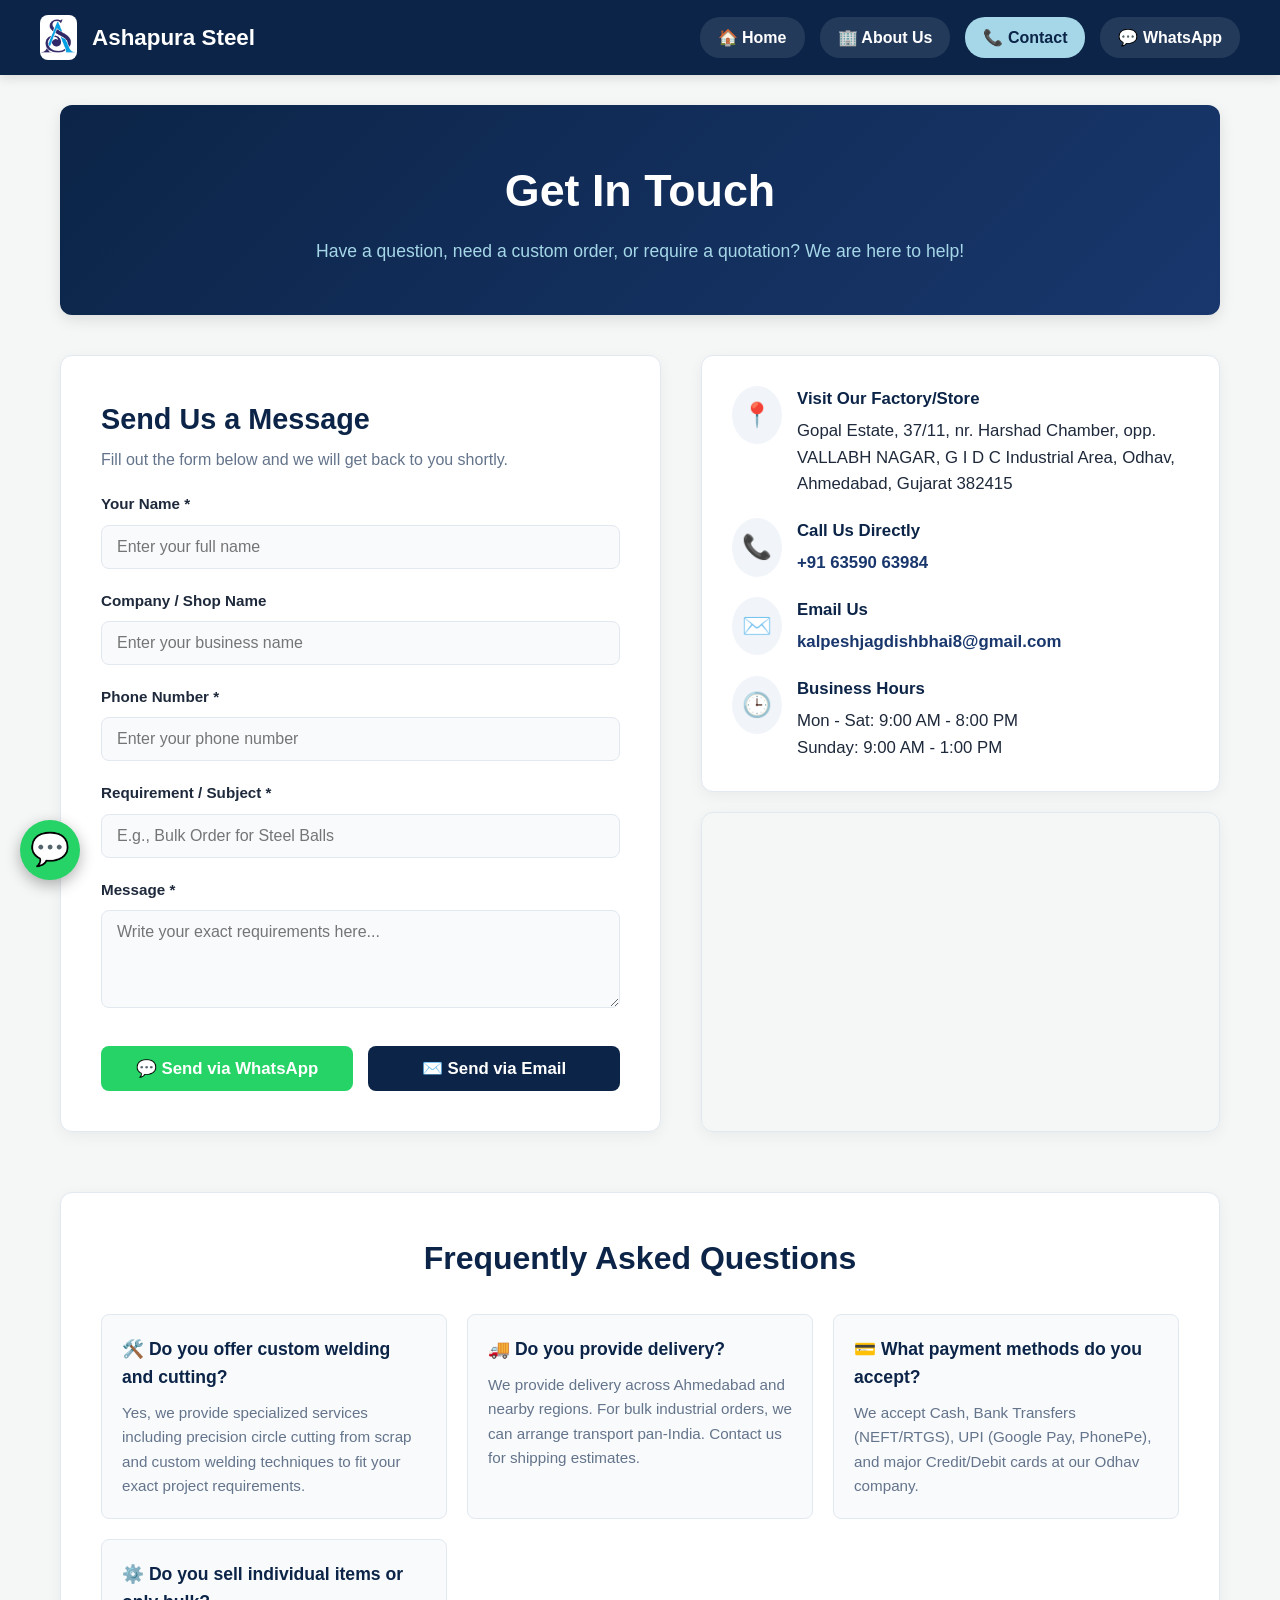
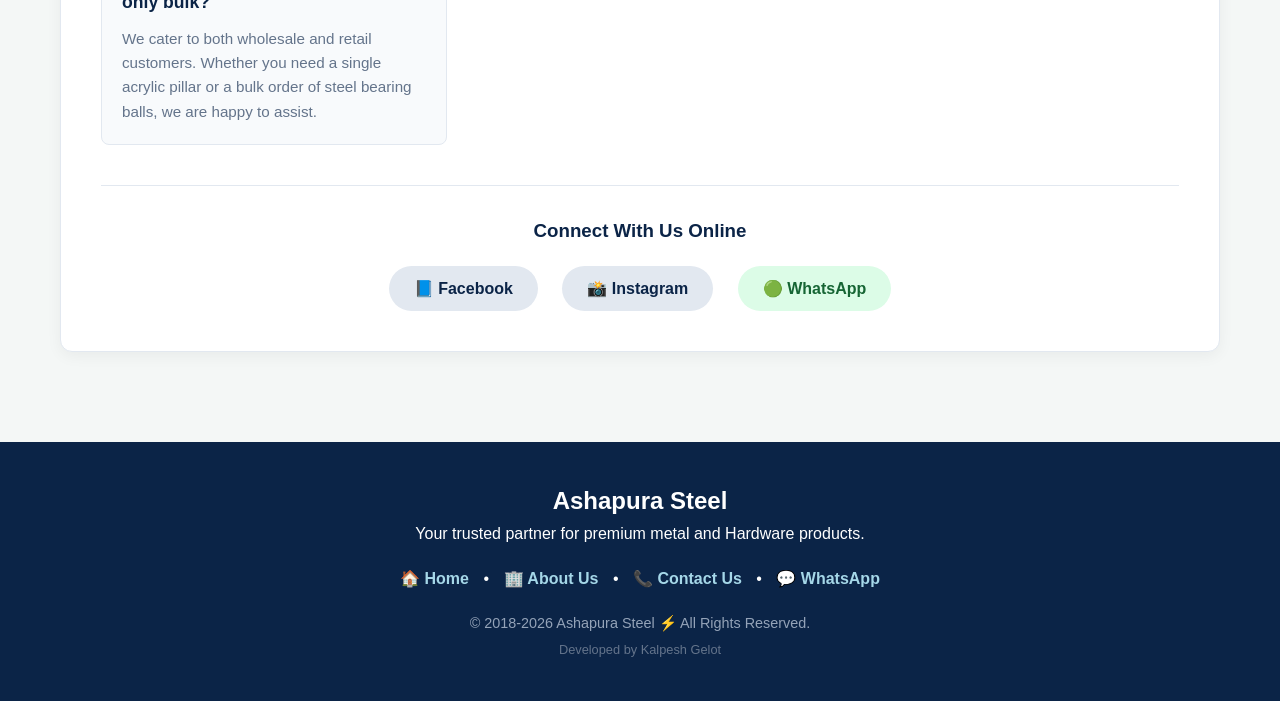
<file: contactus.html>
<!DOCTYPE html>
<html lang="en">

<head>
    <meta name="google-site-verification" content="aJMxWfmfpecnUaHt9J3BvRkFE6cZUWMG9geEDK4HWYE" />
    <meta charset="UTF-8" />
    <meta name="viewport" content="width=device-width, initial-scale=1.0, maximum-scale=1.0, user-scalable=no" />
    <title>Contact Us - Ashapura Steel Ahmedabad</title>
    <link rel="icon" type="image/png" href="logo.png">
    <meta name="description"
        content="Get in touch with Ashapura Steel in Ahmedabad for premium metal products, custom welding, and acrylic pillars.">

    <link rel="stylesheet" href="css/contact-style.css" />
    <script src="js/contact-script.js" defer></script>
</head>

<body class="cu-body">

    <header class="cu-navbar">
        <div class="cu-nav-container">
            <div class="cu-brand">
                <img src="logo.png" alt="Logo"><span>Ashapura Steel</span>
            </div>
            <span class="cu-menu-btn" id="cuMobileMenuBtn">☰</span>
            <nav class="cu-nav-links" id="cuNavLinks">
                <a class="cu-chip" href="index.html">🏠 Home</a>
                <a class="cu-chip" href="about.html">🏢 About Us</a>
                <a class="cu-chip cu-active" href="contactus.html">📞 Contact</a>
                <a class="cu-chip" target="_blank" href="https://wa.me/916359063984">💬 WhatsApp</a>
            </nav>
        </div>
    </header>

    <main class="cu-main-wrapper">

        <div class="cu-page-header">
            <h1>Get In Touch</h1>
            <p>Have a question, need a custom order, or require a quotation? We are here to help!</p>
        </div>

        <div class="cu-contact-container">

            <div class="cu-form-section">
                <h2>Send Us a Message</h2>
                <p style="color: var(--cu-text-light); margin-bottom: 20px;">Fill out the form below and we will get
                    back to you shortly.</p>

                <form id="contactForm" onsubmit="event.preventDefault();">
                    <div class="cu-form-group">
                        <label for="cuName">Your Name *</label>
                        <input type="text" id="cuName" placeholder="Enter your full name" required>
                    </div>
                    <div class="cu-form-group">
                        <label for="cuCompany">Company / Shop Name </label>
                        <input type="text" id="cuCompany" placeholder="Enter your business name">
                    </div>
                    <div class="cu-form-group">
                        <label for="cuPhone">Phone Number *</label>
                        <input type="tel" id="cuPhone" placeholder="Enter your phone number" required>
                    </div>
                    <div class="cu-form-group">
                        <label for="cuSubject">Requirement / Subject *</label>
                        <input type="text" id="cuSubject" placeholder="E.g., Bulk Order for Steel Balls" required>
                    </div>
                    <div class="cu-form-group">
                        <label for="cuMessage">Message *</label>
                        <textarea id="cuMessage" rows="4" placeholder="Write your exact requirements here..."
                            required></textarea>
                    </div>

                    <div class="cu-form-actions">
                        <button type="button" class="cu-submit-btn cu-btn-wa" onclick="sendFormToWhatsApp()">💬 Send via
                            WhatsApp</button>
                        <button type="button" class="cu-submit-btn cu-btn-email" onclick="sendFormToEmail()">✉️ Send via
                            Email</button>
                    </div>
                </form>
            </div>

            <div class="cu-info-section">

                <div class="cu-info-card">
                    <div class="cu-info-item">
                        <div class="cu-info-icon">📍</div>
                        <div class="cu-info-text">
                            <strong>Visit Our Factory/Store</strong>
                            Gopal Estate, 37/11, nr. Harshad Chamber, opp. VALLABH NAGAR, G I D C Industrial Area,
                            Odhav, Ahmedabad, Gujarat 382415
                        </div>
                    </div>
                    <div class="cu-info-item">
                        <div class="cu-info-icon">📞</div>
                        <div class="cu-info-text">
                            <strong>Call Us Directly</strong>
                            <a href="tel:+916359063984">+91 63590 63984</a>
                        </div>
                    </div>
                    <div class="cu-info-item">
                        <div class="cu-info-icon">✉️</div>
                        <div class="cu-info-text">
                            <strong>Email Us</strong>
                            <a href="mailto:kalpeshjagdishbhai8@gmail.com">kalpeshjagdishbhai8@gmail.com</a>
                        </div>
                    </div>
                    <div class="cu-info-item">
                        <div class="cu-info-icon">🕒</div>
                        <div class="cu-info-text">
                            <strong>Business Hours</strong>
                            Mon - Sat: 9:00 AM - 8:00 PM<br>
                            Sunday: 9:00 AM - 1:00 PM
                        </div>
                    </div>
                </div>

                <div class="cu-map-box">
                    <iframe
                        src="https://www.google.com/maps/embed?pb=!1m17!1m12!1m3!1d3671.865322965582!2d72.6517929753139!3d23.028022402618294!2m3!1f0!2f0!3f0!3m2!1i1024!2i768!4f13.1!3m2!1m1!2zMjPCsDAxJzQwLjkiTiA3MsKwMzknMTUuNyJF!5e0!3m2!1sen!2sin!4v1711617000000!5m2!1sen!2sin"
                        frameborder="0" allowfullscreen="" loading="lazy" referrerpolicy="no-referrer-when-downgrade">
                    </iframe>
                </div>

            </div>
        </div>

        <div class="cu-faq-section">
            <h2>Frequently Asked Questions</h2>
            <div class="cu-faq-grid">
                <div class="cu-faq-item">
                    <h3>🛠️ Do you offer custom welding and cutting?</h3>
                    <p>Yes, we provide specialized services including precision circle cutting from scrap and custom
                        welding techniques to fit your exact project requirements.</p>
                </div>
                <div class="cu-faq-item">
                    <h3>🚚 Do you provide delivery?</h3>
                    <p>We provide delivery across Ahmedabad and nearby regions. For bulk industrial orders, we can
                        arrange transport pan-India. Contact us for shipping estimates.</p>
                </div>
                <div class="cu-faq-item">
                    <h3>💳 What payment methods do you accept?</h3>
                    <p>We accept Cash, Bank Transfers (NEFT/RTGS), UPI (Google Pay, PhonePe), and major Credit/Debit
                        cards at our Odhav company.</p>
                </div>
                <div class="cu-faq-item">
                    <h3>⚙️ Do you sell individual items or only bulk?</h3>
                    <p>We cater to both wholesale and retail customers. Whether you need a single acrylic pillar or a
                        bulk order of steel bearing balls, we are happy to assist.</p>
                </div>
            </div>

            <div class="cu-social-links">
                <h3>Connect With Us Online</h3>
                <a href="#" class="cu-social-btn">📘 Facebook</a>
                <a href="#" class="cu-social-btn">📸 Instagram</a>
                <a href="https://wa.me/916359063984" class="cu-social-btn cu-social-wa">🟢 WhatsApp</a>
            </div>
        </div>

    </main>

    <footer class="cu-footer">
        <div class="cu-footer-content">
            <h2>Ashapura Steel</h2>
            <p>Your trusted partner for premium metal and Hardware products.</p>
            <div class="cu-footer-links">
                <a href="index.html">🏠 Home</a> •
                <a href="about.html">🏢 About Us</a> •
                <a href="contactus.html">📞 Contact Us</a> •
                <a href="https://wa.me/916359063984">💬 WhatsApp</a>
            </div>
            <p class="cu-copyright">© 2018-2026 Ashapura Steel ⚡ All Rights Reserved.</p>
            <p class="cu-developer">Developed by Kalpesh Gelot</p>
        </div>
    </footer>

    <a href="https://wa.me/916359063984?text=Hello%20Ashapura%20Steel,%20I%20have%20an%20inquiry." target="_blank"
        class="cu-wa-widget">
        💬
        <span class="cu-wa-tooltip">Chat with us!</span>
    </a>

</body>

</html>
</file>
<file: css/contact-style.css>
/* =========================================================
   CONTACT US PAGE SPECIFIC CSS (Prefix: cu-)
========================================================= */
:root {
    --cu-primary: #0B2447;
    --cu-accent: #19376D;
    --cu-bg: #f4f7f6;
    --cu-white: #ffffff;
    --cu-text-dark: #1e293b;
    --cu-text-light: #64748b;
    --cu-border: #e2e8f0;
    --cu-wa-green: #25D366;
    --cu-email-blue: #0ea5e9;
    --cu-gold: #f59e0b;
}

* {
    box-sizing: border-box;
    margin: 0;
    padding: 0;
    font-family: 'Segoe UI', sans-serif;
}

.cu-body {
    background-color: var(--cu-bg);
    color: var(--cu-text-dark);
    line-height: 1.6;
    overflow-x: hidden;
}

/* --- NAVBAR --- */
.cu-navbar {
    background: var(--cu-primary);
    padding: 15px 20px;
    position: sticky;
    top: 0;
    z-index: 100;
    box-shadow: 0 4px 10px rgba(0, 0, 0, 0.1);
}

.cu-nav-container {
    max-width: 1200px;
    margin: 0 auto;
    display: flex;
    justify-content: space-between;
    align-items: center;
}

.cu-brand {
    display: flex;
    align-items: center;
    gap: 15px;
    color: var(--cu-white);
    font-size: 1.4rem;
    font-weight: 700;
}

.cu-brand img {
    height: 45px;
    border-radius: 8px;
    background: var(--cu-white);
}

.cu-menu-btn {
    display: none;
    color: var(--cu-white);
    font-size: 1.8rem;
    cursor: pointer;
}

.cu-nav-links {
    display: flex;
    gap: 15px;
}

.cu-chip {
    padding: 8px 18px;
    border-radius: 20px;
    background: rgba(255, 255, 255, 0.1);
    color: var(--cu-white);
    text-decoration: none;
    font-weight: 600;
    transition: 0.3s;
}

.cu-chip:hover {
    background: rgba(255, 255, 255, 0.3);
}

.cu-active {
    background: #A5D7E8 !important;
    color: var(--cu-primary) !important;
}

/* --- MAIN WRAPPER & HEADER --- */
.cu-main-wrapper {
    max-width: 1200px;
    margin: 0 auto;
    padding: 30px 20px;
}

.cu-page-header {
    background: linear-gradient(135deg, var(--cu-primary), var(--cu-accent));
    color: var(--cu-white);
    text-align: center;
    padding: 50px 20px;
    border-radius: 12px;
    margin-bottom: 40px;
    box-shadow: 0 5px 15px rgba(0, 0, 0, 0.1);
}

.cu-page-header h1 {
    font-size: 2.8rem;
    margin-bottom: 10px;
}

.cu-page-header p {
    font-size: 1.1rem;
    color: #A5D7E8;
}

/* --- CONTACT LAYOUT --- */
.cu-contact-container {
    display: flex;
    gap: 40px;
    margin-bottom: 60px;
}

/* Form Section */
.cu-form-section {
    flex: 1;
    background: var(--cu-white);
    padding: 40px;
    border-radius: 12px;
    box-shadow: 0 4px 15px rgba(0, 0, 0, 0.05);
    border: 1px solid var(--cu-border);
}

.cu-form-section h2 {
    color: var(--cu-primary);
    margin-bottom: 5px;
    font-size: 1.8rem;
}

.cu-form-group {
    margin-bottom: 20px;
}

.cu-form-group label {
    display: block;
    margin-bottom: 8px;
    color: var(--cu-text-dark);
    font-weight: 600;
    font-size: 0.95rem;
}

.cu-form-group input,
.cu-form-group textarea {
    width: 100%;
    padding: 12px 15px;
    border: 1px solid var(--cu-border);
    border-radius: 8px;
    font-size: 1rem;
    outline: none;
    transition: border-color 0.3s;
    background: #f8fafc;
}

.cu-form-group input:focus,
.cu-form-group textarea:focus {
    border-color: var(--cu-primary);
    background: var(--cu-white);
}

.cu-form-actions {
    display: flex;
    gap: 15px;
    margin-top: 30px;
}

.cu-submit-btn {
    flex: 1;
    color: var(--cu-white);
    padding: 12px 20px;
    border: none;
    border-radius: 8px;
    font-size: 1.05rem;
    font-weight: bold;
    cursor: pointer;
    transition: 0.3s;
    text-align: center;
}

.cu-btn-wa {
    background: var(--cu-wa-green);
}

.cu-btn-wa:hover {
    background: #128C7E;
}

.cu-btn-email {
    background: var(--cu-primary);
}

.cu-btn-email:hover {
    background: var(--cu-accent);
}

/* Info Section */
.cu-info-section {
    flex: 1;
    display: flex;
    flex-direction: column;
    gap: 20px;
}

.cu-info-card {
    background: var(--cu-white);
    padding: 30px;
    border-radius: 12px;
    border: 1px solid var(--cu-border);
    box-shadow: 0 4px 15px rgba(0, 0, 0, 0.05);
}

.cu-info-item {
    display: flex;
    align-items: flex-start;
    gap: 15px;
    margin-bottom: 20px;
    font-size: 1.05rem;
}

.cu-info-item:last-child {
    margin-bottom: 0;
}

.cu-info-icon {
    font-size: 1.5rem;
    background: #f1f5f9;
    padding: 10px;
    border-radius: 50%;
}

.cu-info-text strong {
    display: block;
    color: var(--cu-primary);
    margin-bottom: 5px;
}

.cu-info-text a {
    color: var(--cu-accent);
    text-decoration: none;
    font-weight: 600;
}

.cu-info-text a:hover {
    color: var(--cu-primary);
    text-decoration: underline;
}

/* Map */
.cu-map-box {
    flex-grow: 1;
    border-radius: 12px;
    overflow: hidden;
    box-shadow: 0 4px 15px rgba(0, 0, 0, 0.05);
    border: 1px solid var(--cu-border);
    min-height: 280px;
}

.cu-map-box iframe {
    width: 100%;
    height: 100%;
    display: block;
    border: none;
}

/* --- FAQ & SOCIALS --- */
.cu-faq-section {
    background: var(--cu-white);
    padding: 40px;
    border-radius: 12px;
    box-shadow: 0 4px 15px rgba(0, 0, 0, 0.05);
    border: 1px solid var(--cu-border);
    margin-bottom: 60px;
}

.cu-faq-section h2 {
    color: var(--cu-primary);
    text-align: center;
    margin-bottom: 30px;
    font-size: 2rem;
}

.cu-faq-grid {
    display: grid;
    grid-template-columns: repeat(auto-fit, minmax(300px, 1fr));
    gap: 20px;
}

.cu-faq-item {
    background: #f8fafc;
    padding: 20px;
    border-radius: 8px;
    border: 1px solid var(--cu-border);
    transition: 0.3s;
}

.cu-faq-item:hover {
    border-color: var(--cu-primary);
}

.cu-faq-item h3 {
    color: var(--cu-primary);
    margin-bottom: 10px;
    font-size: 1.1rem;
}

.cu-faq-item p {
    color: var(--cu-text-light);
    font-size: 0.95rem;
}

.cu-social-links {
    text-align: center;
    margin-top: 40px;
    padding-top: 30px;
    border-top: 1px solid var(--cu-border);
}

.cu-social-links h3 {
    color: var(--cu-primary);
    margin-bottom: 20px;
}

.cu-social-btn {
    display: inline-block;
    margin: 0 10px;
    padding: 10px 25px;
    background: #e2e8f0;
    color: var(--cu-primary);
    text-decoration: none;
    font-weight: bold;
    border-radius: 30px;
    transition: 0.3s;
}

.cu-social-btn:hover {
    background: var(--cu-primary);
    color: var(--cu-white);
}

.cu-social-wa {
    background: #dcfce7;
    color: #166534;
}

.cu-social-wa:hover {
    background: var(--cu-wa-green);
    color: white;
}

/* --- FOOTER --- */
.cu-footer {
    background: var(--cu-primary);
    color: var(--cu-white);
    text-align: center;
    padding: 40px 20px;
}

.cu-footer-links {
    margin: 20px 0;
}

.cu-footer-links a {
    color: #A5D7E8;
    text-decoration: none;
    margin: 0 10px;
    font-weight: bold;
}

.cu-copyright {
    margin-top: 20px;
    color: #94a3b8;
    font-size: 0.9rem;
}

.cu-developer {
    margin-top: 5px;
    color: #64748b;
    font-size: 0.8rem;
}

/* --- FLOATING WIDGET --- */
.cu-wa-widget {
    position: fixed;
    bottom: 20px;
    left: 20px;
    background: var(--cu-wa-green);
    color: white;
    width: 60px;
    height: 60px;
    border-radius: 50%;
    display: flex;
    justify-content: center;
    align-items: center;
    font-size: 2rem;
    box-shadow: 0 5px 15px rgba(0, 0, 0, 0.3);
    z-index: 1000;
    text-decoration: none;
    transition: 0.3s;
}

.cu-wa-widget:hover {
    transform: scale(1.1);
}

.cu-wa-tooltip {
    position: absolute;
    left: 75px;
    background: white;
    color: var(--cu-text-dark);
    padding: 8px 15px;
    border-radius: 8px;
    font-size: 0.9rem;
    font-weight: bold;
    box-shadow: 0 4px 6px rgba(0, 0, 0, 0.1);
    opacity: 0;
    pointer-events: none;
    transition: 0.3s;
    white-space: nowrap;
}

.cu-wa-widget:hover .cu-wa-tooltip {
    opacity: 1;
}

/* =========================================================
   📱 STRICT MOBILE RESPONSIVE RULES
========================================================= */
@media (max-width: 900px) {
    .cu-contact-container {
        flex-direction: column;
    }

    .cu-map-box {
        min-height: 300px;
    }

    .cu-wa-widget {
        bottom: 20px;
        left: 20px;
        width: 50px;
        height: 50px;
        font-size: 1.5rem;
    }

    .cu-wa-tooltip {
        display: none;
    }
}

@media (max-width: 768px) {
    .cu-menu-btn {
        display: block;
    }

    .cu-nav-links {
        display: none;
        position: absolute;
        top: 75px;
        left: 0;
        width: 100%;
        background: var(--cu-primary);
        flex-direction: column;
        padding: 15px;
        box-shadow: 0 5px 10px rgba(0, 0, 0, 0.2);
    }

    .cu-nav-links.cu-show {
        display: flex;
    }

    .cu-chip {
        text-align: center;
    }

    .cu-page-header {
        padding: 40px 15px;
    }

    .cu-page-header h1 {
        font-size: 2.2rem;
    }

    .cu-form-section {
        padding: 25px;
    }

    .cu-form-actions {
        flex-direction: column;
    }

    .cu-info-item {
        flex-direction: column;
        align-items: center;
        text-align: center;
        word-break: break-word;
    }

    .cu-faq-grid {
        grid-template-columns: 1fr;
    }

    .cu-social-btn {
        display: block;
        margin: 10px auto;
        width: 80%;
    }
}
</file>
